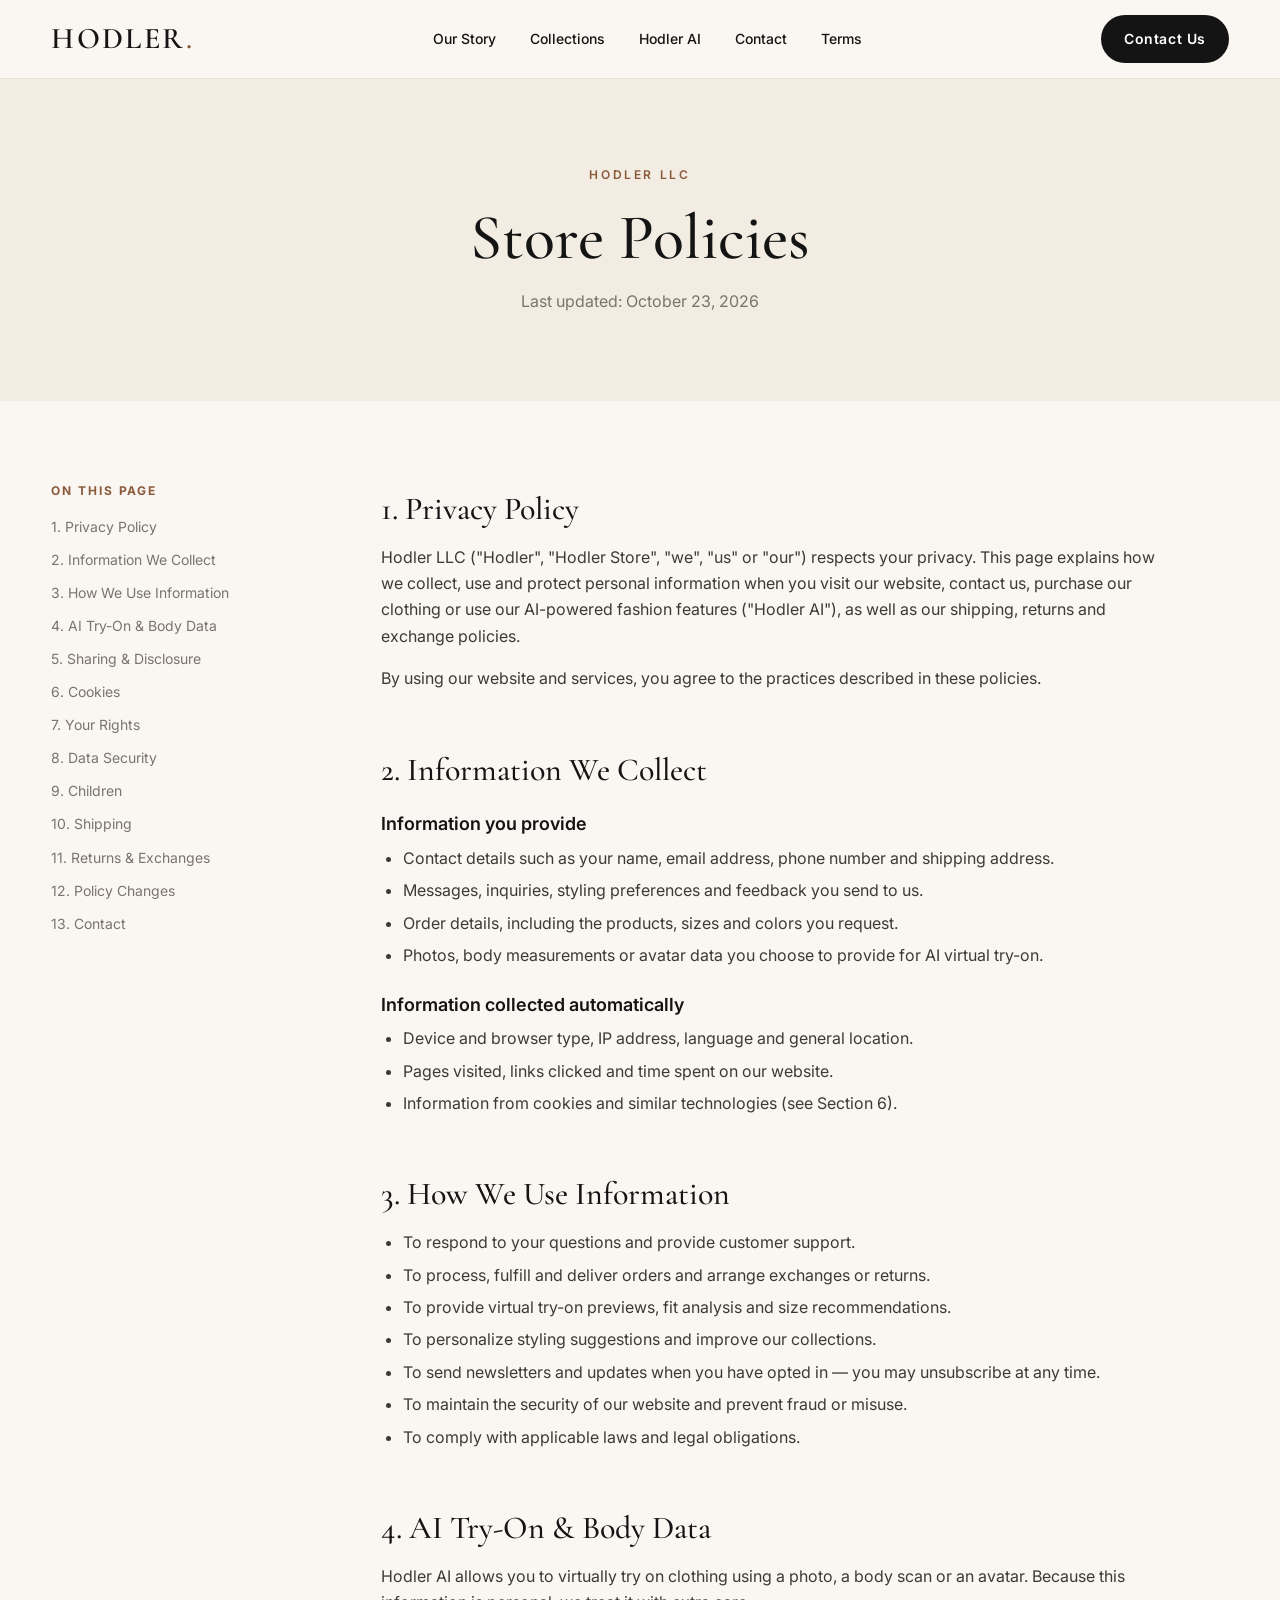
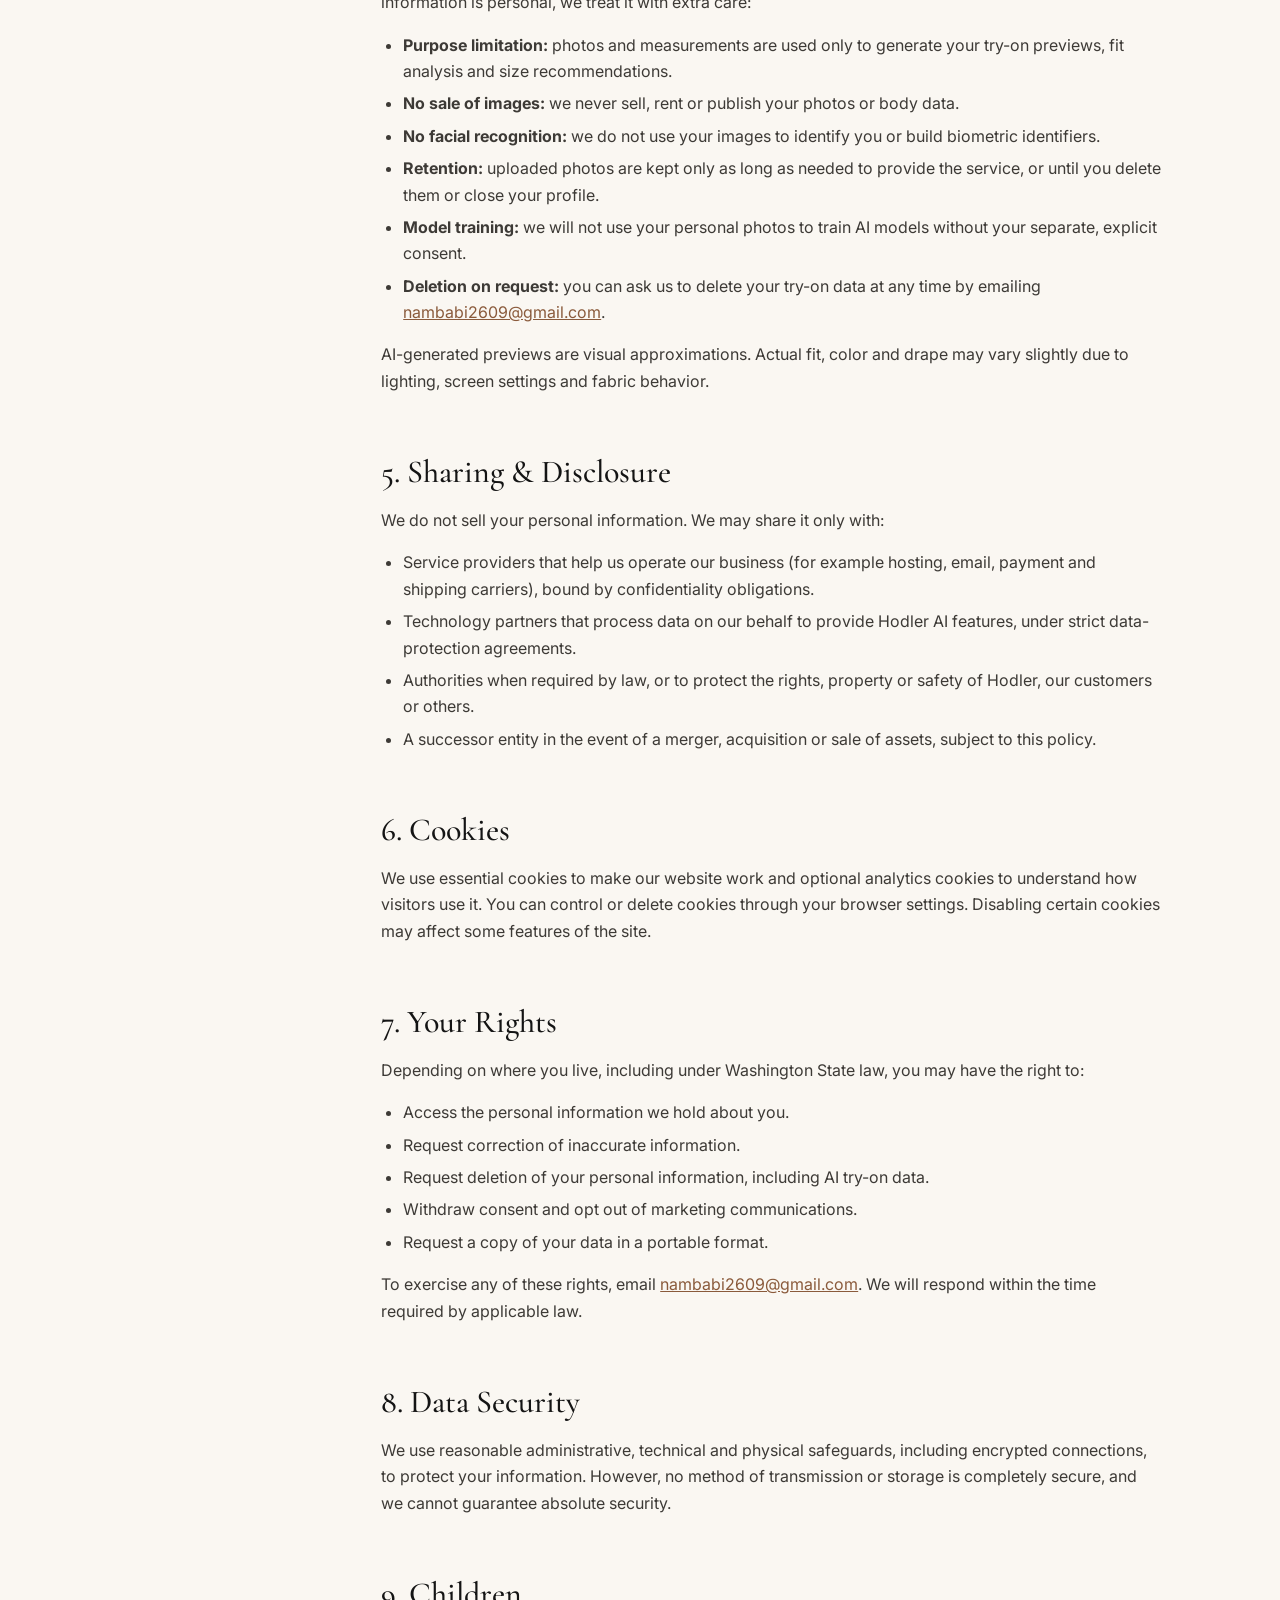
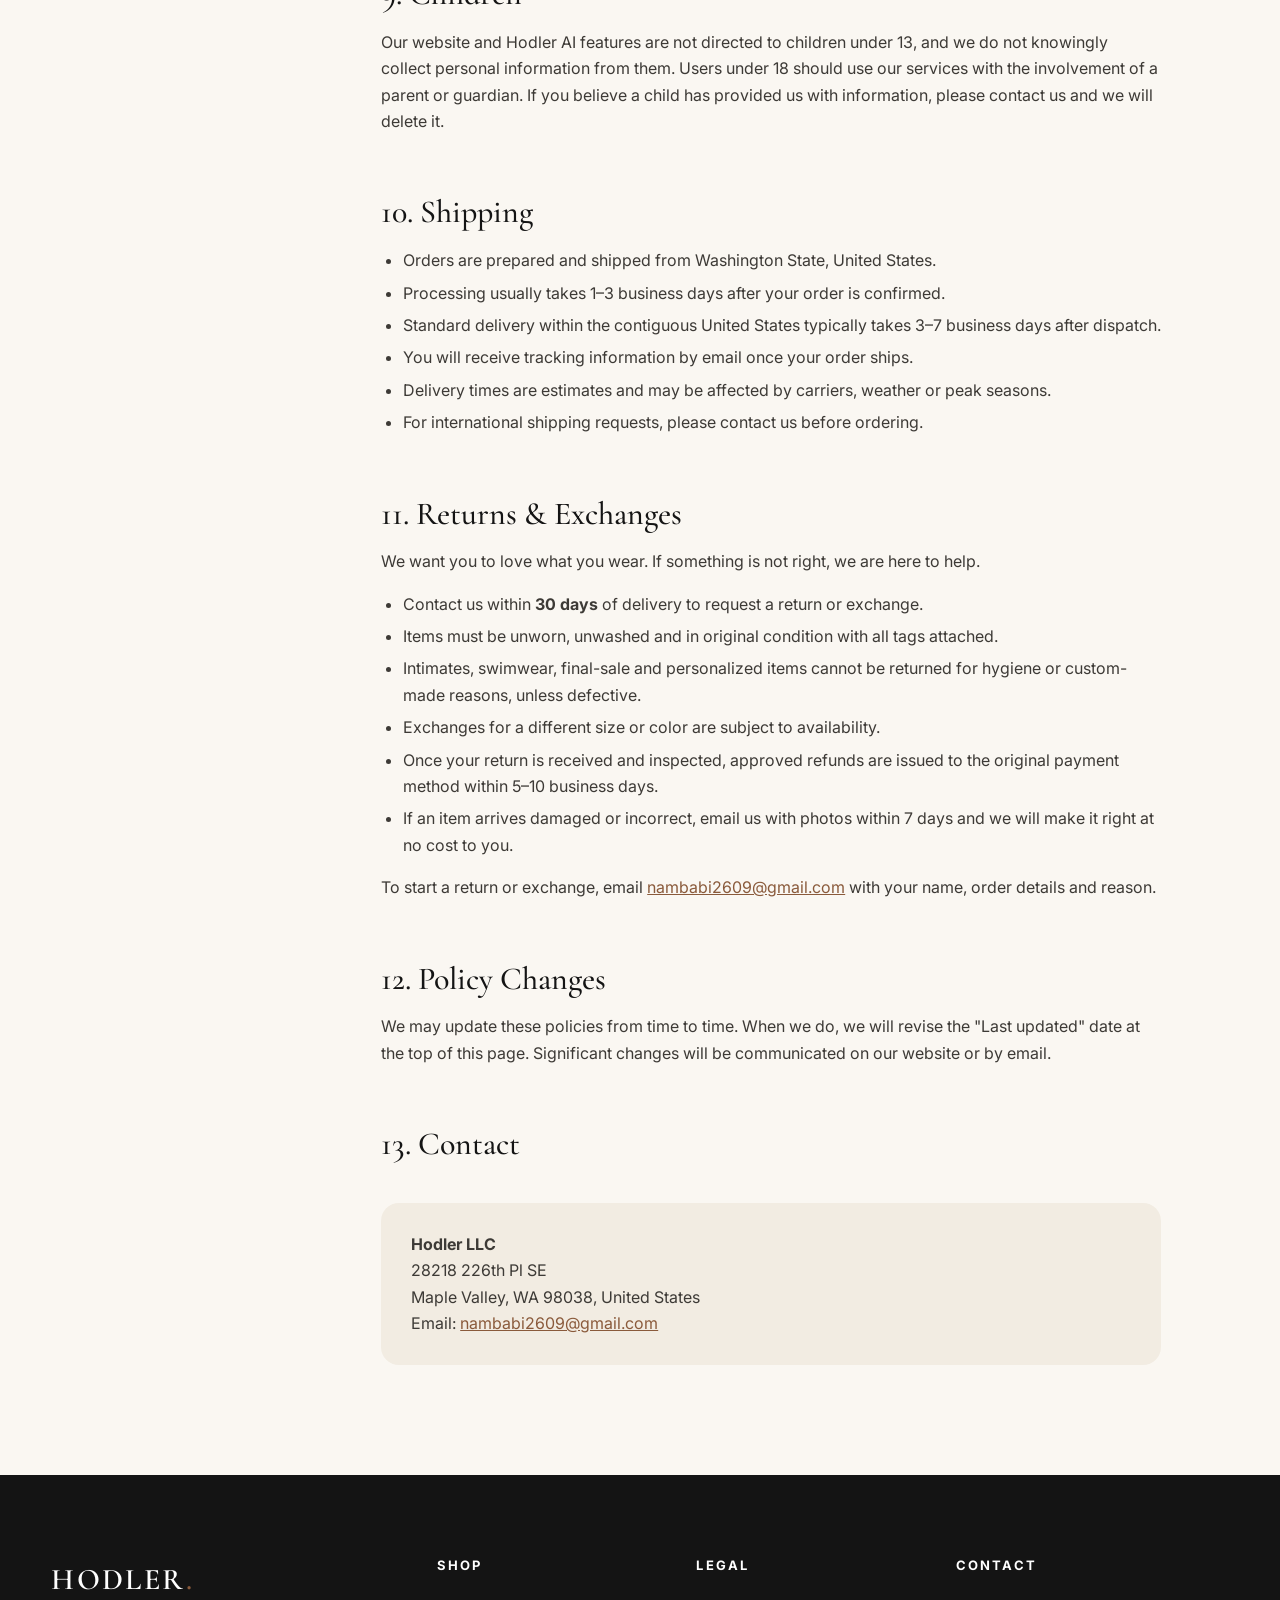
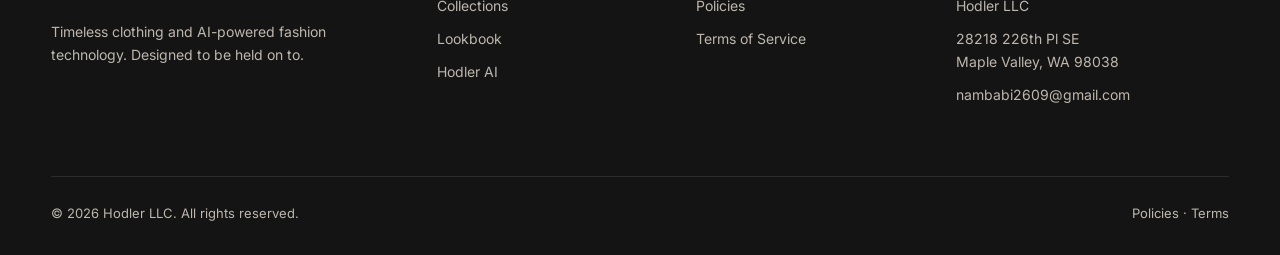
<file: polices.html>
<!DOCTYPE html>
<html lang="en">
<head>
  <meta charset="UTF-8">
  <meta name="viewport" content="width=device-width, initial-scale=1.0">
  <title>Policies — Hodler Store</title>
  <meta name="description" content="Privacy, AI try-on data, shipping, returns and exchanges policies of Hodler Store (Hodler LLC), Maple Valley, Washington.">
  <link rel="preconnect" href="https://fonts.googleapis.com">
  <link rel="preconnect" href="https://fonts.gstatic.com" crossorigin>
  <link href="https://fonts.googleapis.com/css2?family=Cormorant+Garamond:ital,wght@0,400;0,500;0,600;1,400;1,500&family=Inter:wght@300;400;500;600;700&display=swap" rel="stylesheet">
  <link rel="stylesheet" href="assets/css/style.css">
</head>
<body>

  <header class="site-header solid">
    <div class="container nav">
      <a href="index.html" class="logo">HODLER<span>.</span></a>
      <nav>
        <ul class="nav-links">
          <li><a href="index.html#about">Our Story</a></li>
          <li><a href="index.html#collections">Collections</a></li>
          <li><a href="index.html#ai">Hodler AI</a></li>
          <li><a href="index.html#contact">Contact</a></li>
          <li><a href="term.html">Terms</a></li>
        </ul>
      </nav>
      <a href="index.html#contact" class="btn btn-dark nav-cta">Contact Us</a>
      <button class="nav-toggle" aria-label="Open menu" aria-expanded="false">
        <span></span><span></span><span></span>
      </button>
    </div>
  </header>

  <main>
    <section class="legal-hero">
      <div class="container">
        <span class="eyebrow">Hodler LLC</span>
        <h1>Store Policies</h1>
        <p>Last updated: October 23, 2026</p>
      </div>
    </section>

    <section class="legal">
      <div class="container legal-layout">
        <aside class="legal-toc">
          <h5>On this page</h5>
          <ul>
            <li><a href="#privacy">1. Privacy Policy</a></li>
            <li><a href="#collect">2. Information We Collect</a></li>
            <li><a href="#use">3. How We Use Information</a></li>
            <li><a href="#ai-data">4. AI Try-On &amp; Body Data</a></li>
            <li><a href="#sharing">5. Sharing &amp; Disclosure</a></li>
            <li><a href="#cookies">6. Cookies</a></li>
            <li><a href="#rights">7. Your Rights</a></li>
            <li><a href="#security">8. Data Security</a></li>
            <li><a href="#children">9. Children</a></li>
            <li><a href="#shipping">10. Shipping</a></li>
            <li><a href="#returns">11. Returns &amp; Exchanges</a></li>
            <li><a href="#changes">12. Policy Changes</a></li>
            <li><a href="#contact">13. Contact</a></li>
          </ul>
        </aside>

        <article class="legal-body">
          <h2 id="privacy">1. Privacy Policy</h2>
          <p>
            Hodler LLC ("Hodler", "Hodler Store", "we", "us" or "our") respects your privacy. This page
            explains how we collect, use and protect personal information when you visit our website,
            contact us, purchase our clothing or use our AI-powered fashion features ("Hodler AI"),
            as well as our shipping, returns and exchange policies.
          </p>
          <p>By using our website and services, you agree to the practices described in these policies.</p>

          <h2 id="collect">2. Information We Collect</h2>
          <h3>Information you provide</h3>
          <ul>
            <li>Contact details such as your name, email address, phone number and shipping address.</li>
            <li>Messages, inquiries, styling preferences and feedback you send to us.</li>
            <li>Order details, including the products, sizes and colors you request.</li>
            <li>Photos, body measurements or avatar data you choose to provide for AI virtual try-on.</li>
          </ul>
          <h3>Information collected automatically</h3>
          <ul>
            <li>Device and browser type, IP address, language and general location.</li>
            <li>Pages visited, links clicked and time spent on our website.</li>
            <li>Information from cookies and similar technologies (see Section 6).</li>
          </ul>

          <h2 id="use">3. How We Use Information</h2>
          <ul>
            <li>To respond to your questions and provide customer support.</li>
            <li>To process, fulfill and deliver orders and arrange exchanges or returns.</li>
            <li>To provide virtual try-on previews, fit analysis and size recommendations.</li>
            <li>To personalize styling suggestions and improve our collections.</li>
            <li>To send newsletters and updates when you have opted in — you may unsubscribe at any time.</li>
            <li>To maintain the security of our website and prevent fraud or misuse.</li>
            <li>To comply with applicable laws and legal obligations.</li>
          </ul>

          <h2 id="ai-data">4. AI Try-On &amp; Body Data</h2>
          <p>
            Hodler AI allows you to virtually try on clothing using a photo, a body scan or an avatar.
            Because this information is personal, we treat it with extra care:
          </p>
          <ul>
            <li><strong>Purpose limitation:</strong> photos and measurements are used only to generate your try-on previews, fit analysis and size recommendations.</li>
            <li><strong>No sale of images:</strong> we never sell, rent or publish your photos or body data.</li>
            <li><strong>No facial recognition:</strong> we do not use your images to identify you or build biometric identifiers.</li>
            <li><strong>Retention:</strong> uploaded photos are kept only as long as needed to provide the service, or until you delete them or close your profile.</li>
            <li><strong>Model training:</strong> we will not use your personal photos to train AI models without your separate, explicit consent.</li>
            <li><strong>Deletion on request:</strong> you can ask us to delete your try-on data at any time by emailing <a href="mailto:nambabi2609@gmail.com">nambabi2609@gmail.com</a>.</li>
          </ul>
          <p>
            AI-generated previews are visual approximations. Actual fit, color and drape may vary slightly
            due to lighting, screen settings and fabric behavior.
          </p>

          <h2 id="sharing">5. Sharing &amp; Disclosure</h2>
          <p>We do not sell your personal information. We may share it only with:</p>
          <ul>
            <li>Service providers that help us operate our business (for example hosting, email, payment and shipping carriers), bound by confidentiality obligations.</li>
            <li>Technology partners that process data on our behalf to provide Hodler AI features, under strict data-protection agreements.</li>
            <li>Authorities when required by law, or to protect the rights, property or safety of Hodler, our customers or others.</li>
            <li>A successor entity in the event of a merger, acquisition or sale of assets, subject to this policy.</li>
          </ul>

          <h2 id="cookies">6. Cookies</h2>
          <p>
            We use essential cookies to make our website work and optional analytics cookies to understand
            how visitors use it. You can control or delete cookies through your browser settings. Disabling
            certain cookies may affect some features of the site.
          </p>

          <h2 id="rights">7. Your Rights</h2>
          <p>Depending on where you live, including under Washington State law, you may have the right to:</p>
          <ul>
            <li>Access the personal information we hold about you.</li>
            <li>Request correction of inaccurate information.</li>
            <li>Request deletion of your personal information, including AI try-on data.</li>
            <li>Withdraw consent and opt out of marketing communications.</li>
            <li>Request a copy of your data in a portable format.</li>
          </ul>
          <p>To exercise any of these rights, email <a href="mailto:nambabi2609@gmail.com">nambabi2609@gmail.com</a>. We will respond within the time required by applicable law.</p>

          <h2 id="security">8. Data Security</h2>
          <p>
            We use reasonable administrative, technical and physical safeguards, including encrypted
            connections, to protect your information. However, no method of transmission or storage is
            completely secure, and we cannot guarantee absolute security.
          </p>

          <h2 id="children">9. Children</h2>
          <p>
            Our website and Hodler AI features are not directed to children under 13, and we do not
            knowingly collect personal information from them. Users under 18 should use our services
            with the involvement of a parent or guardian. If you believe a child has provided us with
            information, please contact us and we will delete it.
          </p>

          <h2 id="shipping">10. Shipping</h2>
          <ul>
            <li>Orders are prepared and shipped from Washington State, United States.</li>
            <li>Processing usually takes 1–3 business days after your order is confirmed.</li>
            <li>Standard delivery within the contiguous United States typically takes 3–7 business days after dispatch.</li>
            <li>You will receive tracking information by email once your order ships.</li>
            <li>Delivery times are estimates and may be affected by carriers, weather or peak seasons.</li>
            <li>For international shipping requests, please contact us before ordering.</li>
          </ul>

          <h2 id="returns">11. Returns &amp; Exchanges</h2>
          <p>We want you to love what you wear. If something is not right, we are here to help.</p>
          <ul>
            <li>Contact us within <strong>30 days</strong> of delivery to request a return or exchange.</li>
            <li>Items must be unworn, unwashed and in original condition with all tags attached.</li>
            <li>Intimates, swimwear, final-sale and personalized items cannot be returned for hygiene or custom-made reasons, unless defective.</li>
            <li>Exchanges for a different size or color are subject to availability.</li>
            <li>Once your return is received and inspected, approved refunds are issued to the original payment method within 5–10 business days.</li>
            <li>If an item arrives damaged or incorrect, email us with photos within 7 days and we will make it right at no cost to you.</li>
          </ul>
          <p>To start a return or exchange, email <a href="mailto:nambabi2609@gmail.com">nambabi2609@gmail.com</a> with your name, order details and reason.</p>

          <h2 id="changes">12. Policy Changes</h2>
          <p>
            We may update these policies from time to time. When we do, we will revise the "Last updated"
            date at the top of this page. Significant changes will be communicated on our website or by email.
          </p>

          <h2 id="contact">13. Contact</h2>
          <div class="legal-box">
            <p>
              <strong>Hodler LLC</strong><br>
              28218 226th Pl SE<br>
              Maple Valley, WA 98038, United States<br>
              Email: <a href="mailto:nambabi2609@gmail.com">nambabi2609@gmail.com</a>
            </p>
          </div>
        </article>
      </div>
    </section>
  </main>

  <footer class="site-footer">
    <div class="container">
      <div class="footer-grid">
        <div>
          <a href="index.html" class="logo">HODLER<span>.</span></a>
          <p>Timeless clothing and AI-powered fashion technology. Designed to be held on to.</p>
        </div>
        <div>
          <h5>Shop</h5>
          <ul>
            <li><a href="index.html#collections">Collections</a></li>
            <li><a href="index.html#lookbook">Lookbook</a></li>
            <li><a href="index.html#ai">Hodler AI</a></li>
          </ul>
        </div>
        <div>
          <h5>Legal</h5>
          <ul>
            <li><a href="polices.html">Policies</a></li>
            <li><a href="term.html">Terms of Service</a></li>
          </ul>
        </div>
        <div>
          <h5>Contact</h5>
          <ul>
            <li>Hodler LLC</li>
            <li>28218 226th Pl SE<br>Maple Valley, WA 98038</li>
            <li><a href="mailto:nambabi2609@gmail.com">nambabi2609@gmail.com</a></li>
          </ul>
        </div>
      </div>
      <div class="footer-bottom">
        <span>© <span data-year>2026</span> Hodler LLC. All rights reserved.</span>
        <span><a href="polices.html">Policies</a> · <a href="term.html">Terms</a></span>
      </div>
    </div>
  </footer>

  <script src="assets/js/main.js"></script>
</body>
</html>
</file>
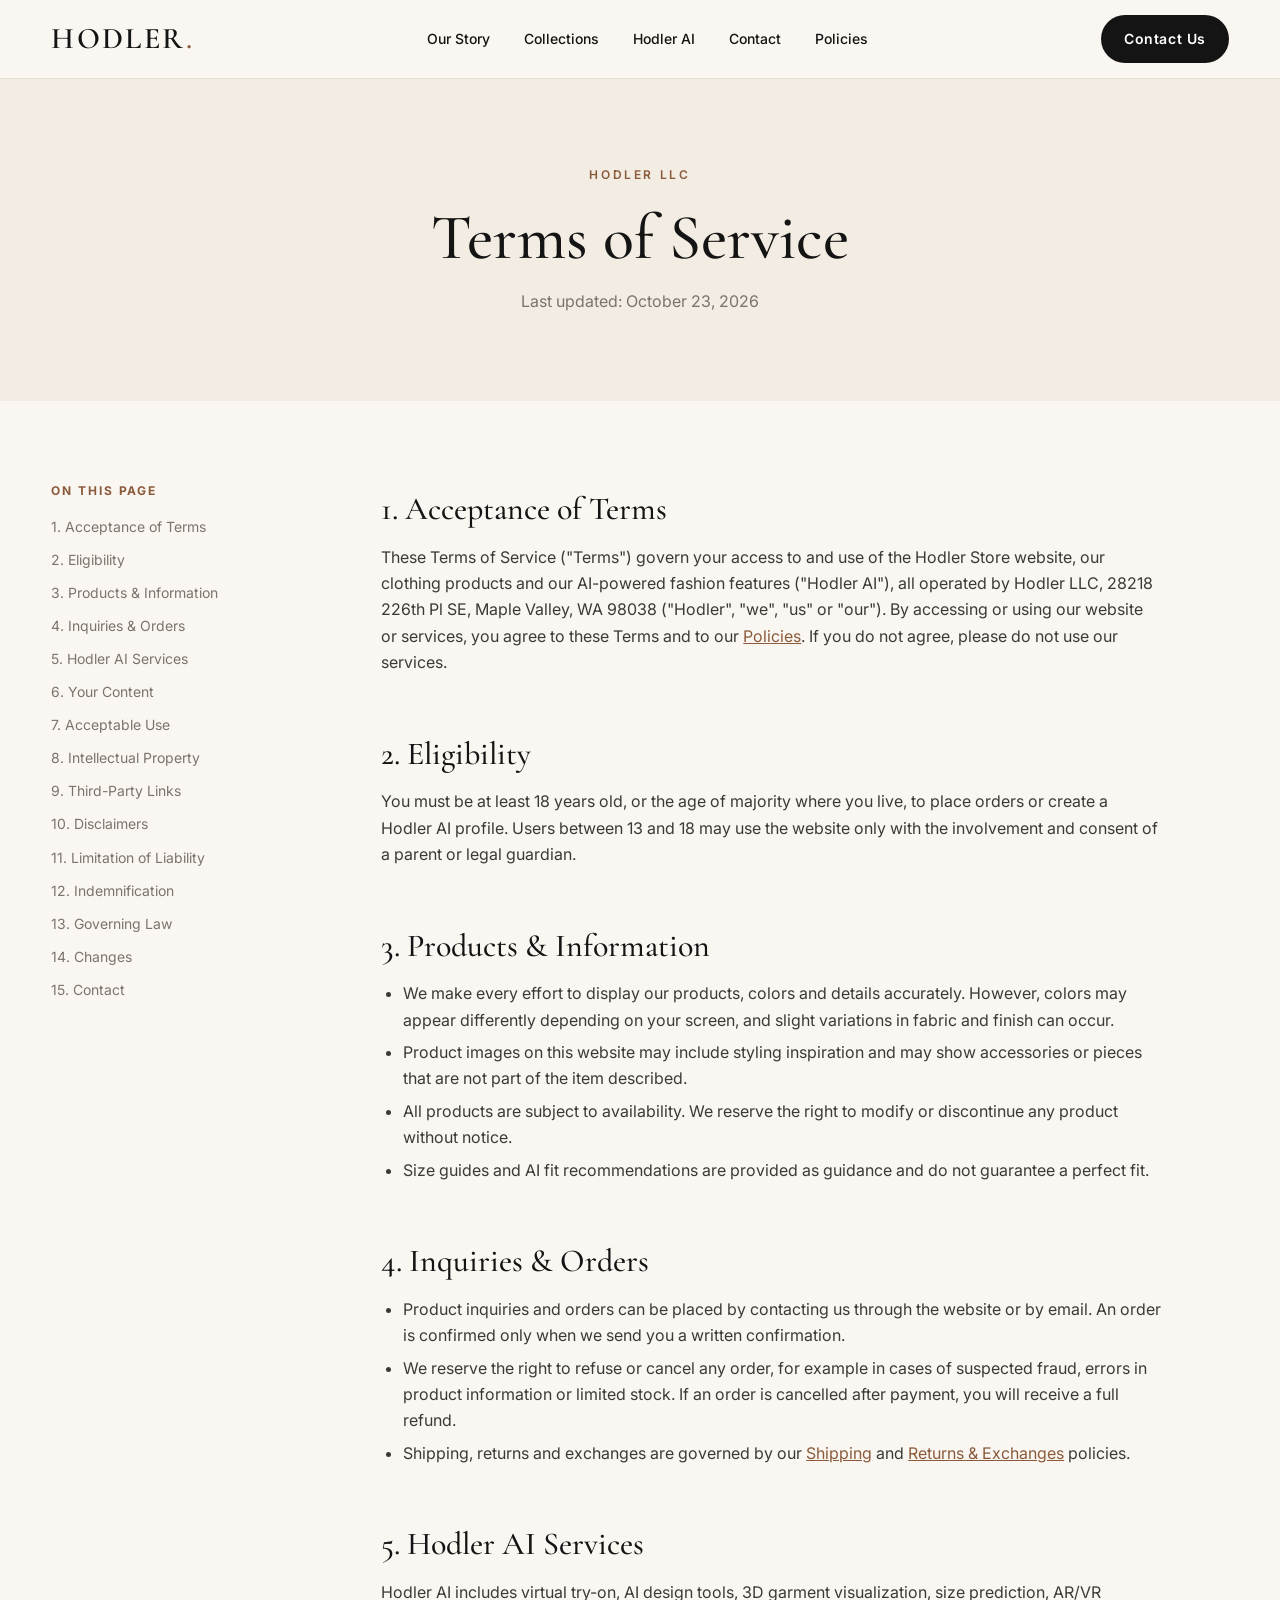
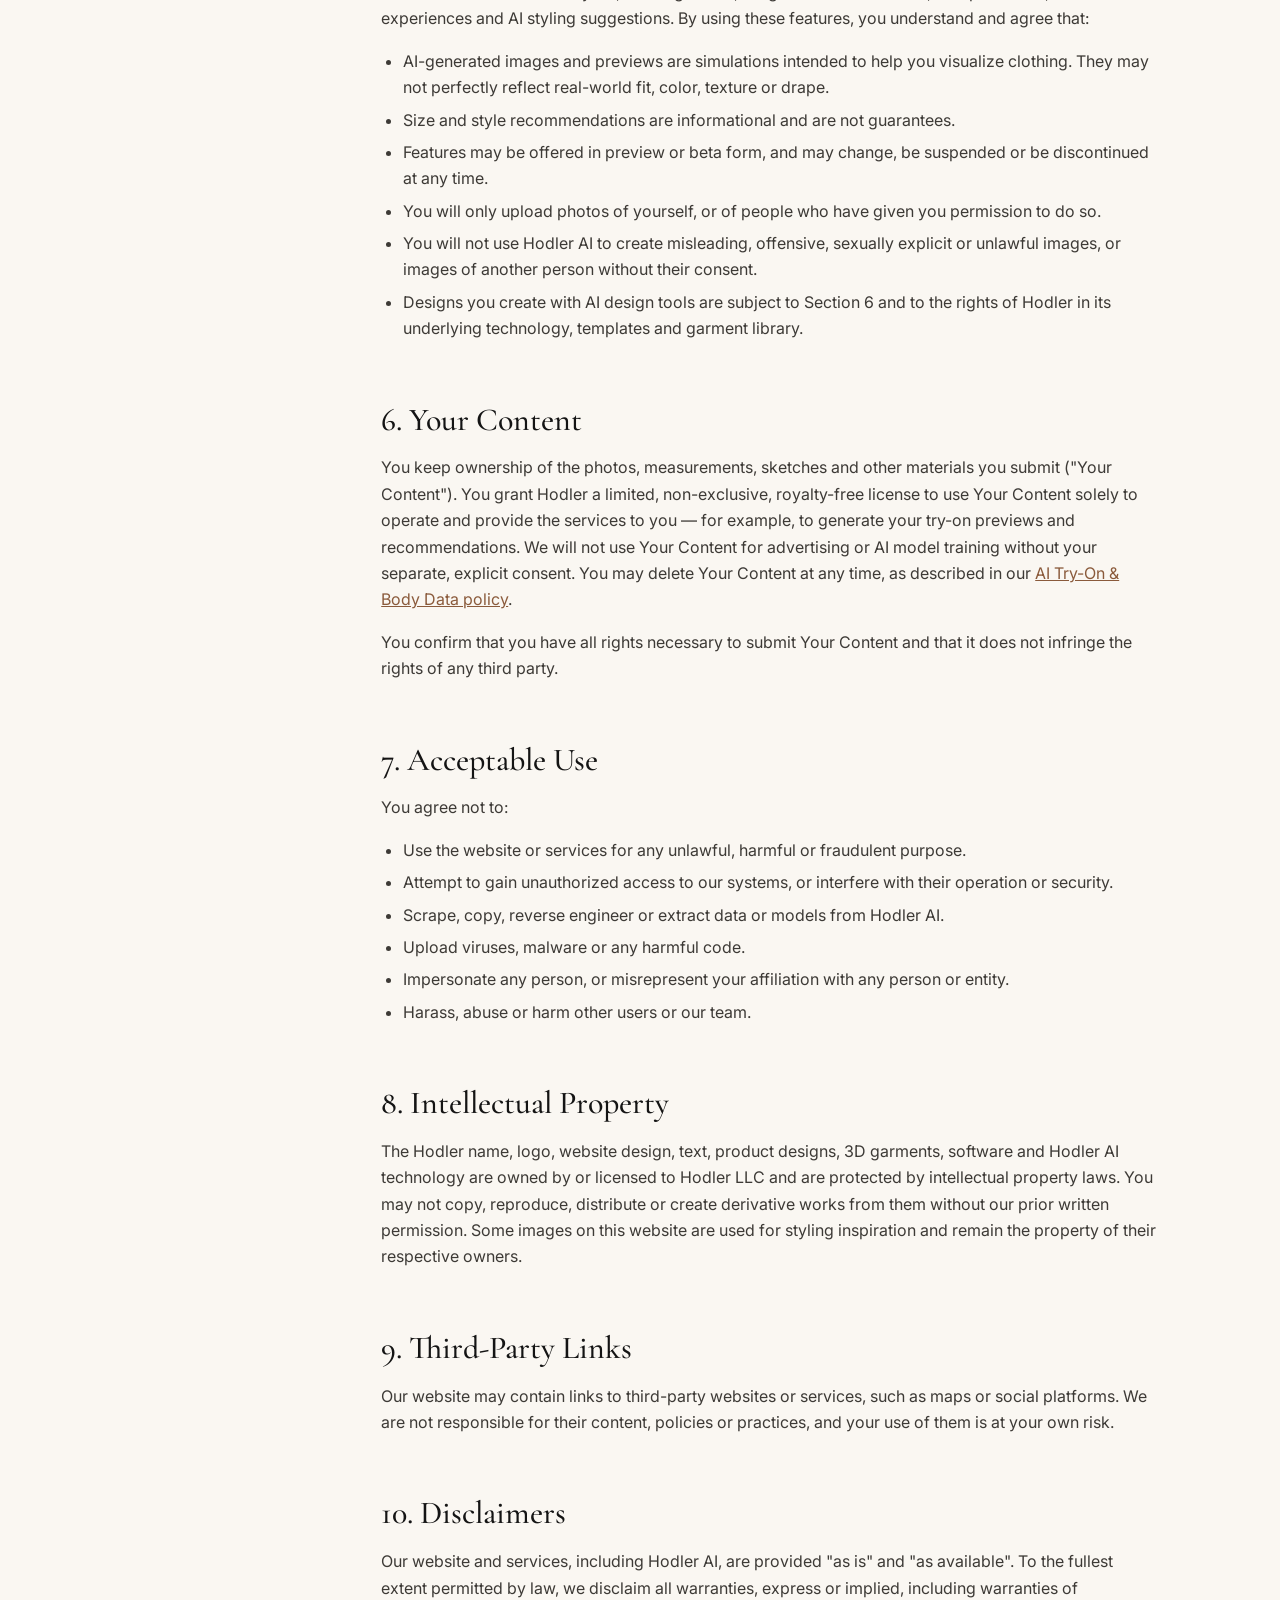
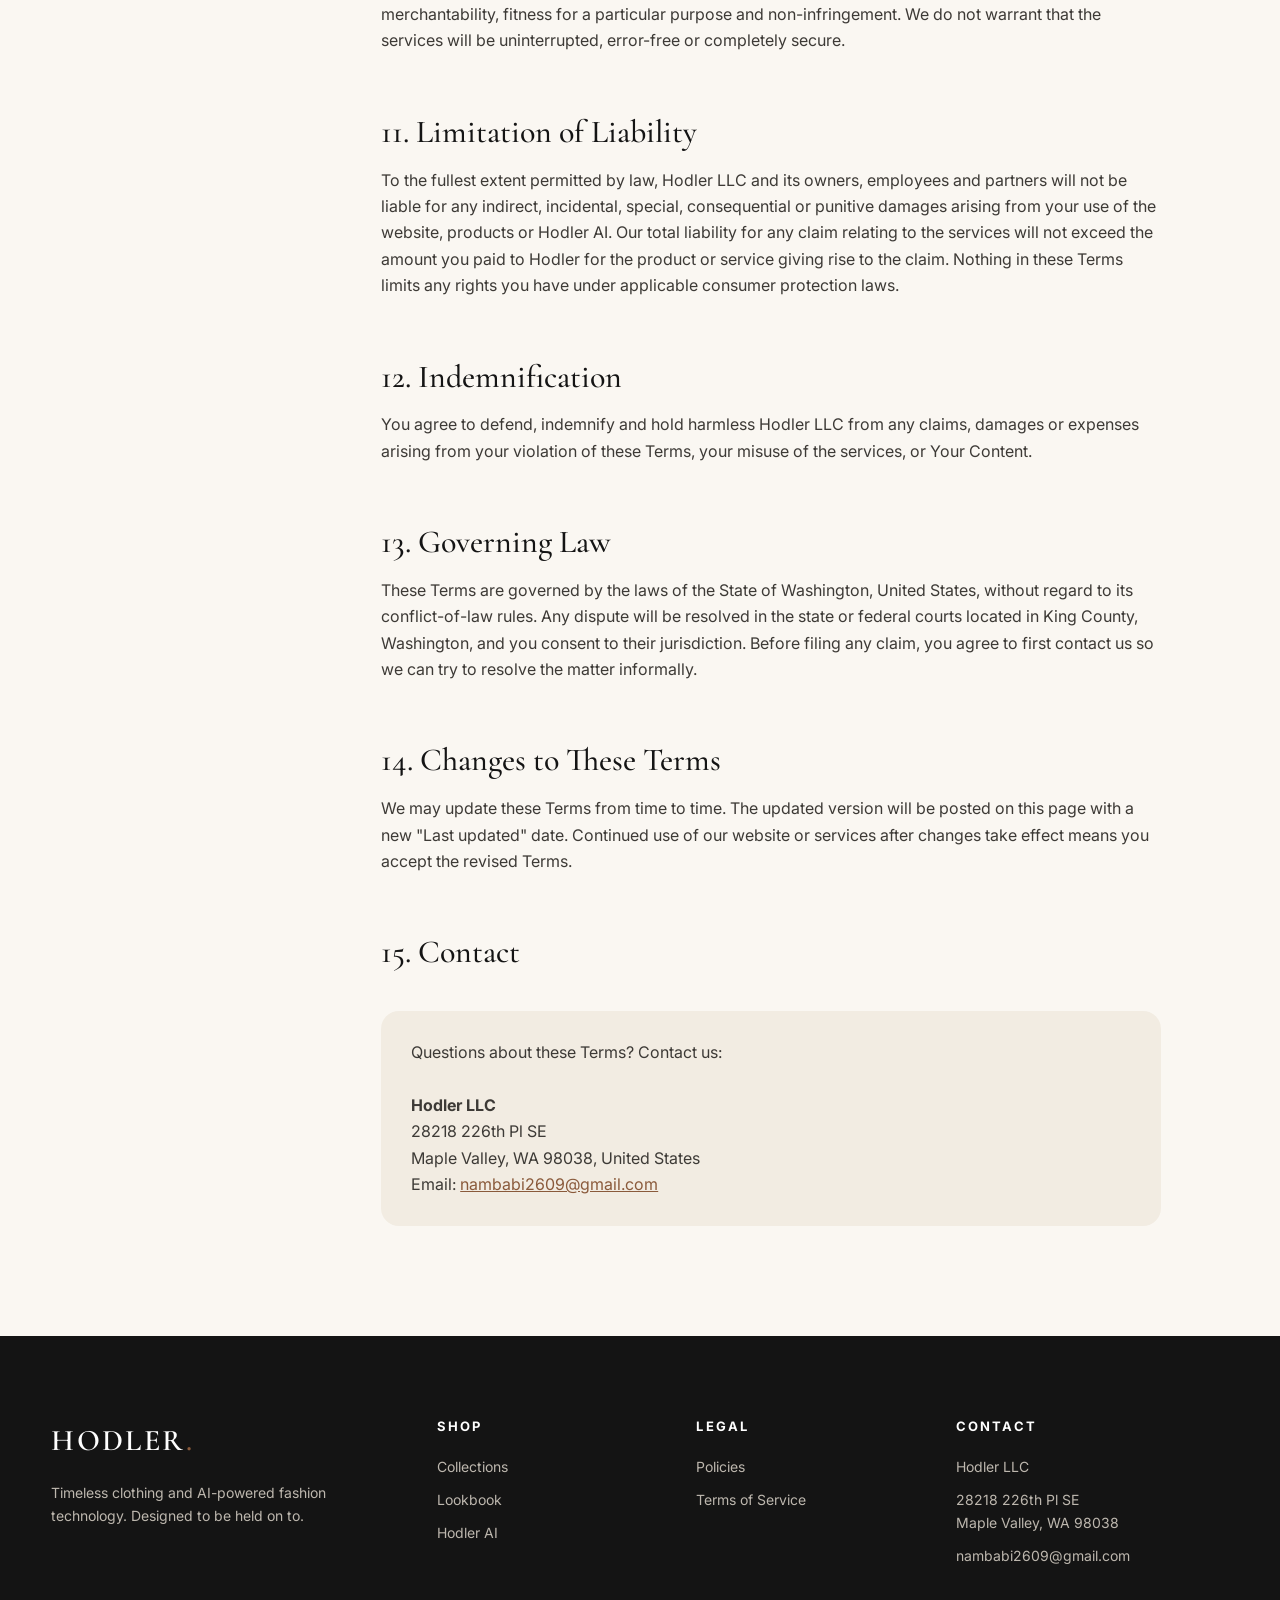
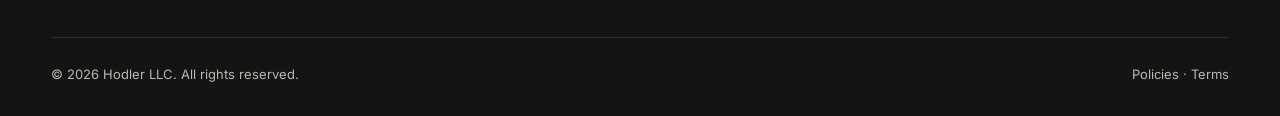
<file: term.html>
<!DOCTYPE html>
<html lang="en">
<head>
  <meta charset="UTF-8">
  <meta name="viewport" content="width=device-width, initial-scale=1.0">
  <title>Terms of Service — Hodler Store</title>
  <meta name="description" content="Terms of Service for the Hodler Store website, products and Hodler AI virtual try-on features, operated by Hodler LLC, Maple Valley, Washington.">
  <link rel="preconnect" href="https://fonts.googleapis.com">
  <link rel="preconnect" href="https://fonts.gstatic.com" crossorigin>
  <link href="https://fonts.googleapis.com/css2?family=Cormorant+Garamond:ital,wght@0,400;0,500;0,600;1,400;1,500&family=Inter:wght@300;400;500;600;700&display=swap" rel="stylesheet">
  <link rel="stylesheet" href="assets/css/style.css">
</head>
<body>

  <header class="site-header solid">
    <div class="container nav">
      <a href="index.html" class="logo">HODLER<span>.</span></a>
      <nav>
        <ul class="nav-links">
          <li><a href="index.html#about">Our Story</a></li>
          <li><a href="index.html#collections">Collections</a></li>
          <li><a href="index.html#ai">Hodler AI</a></li>
          <li><a href="index.html#contact">Contact</a></li>
          <li><a href="polices.html">Policies</a></li>
        </ul>
      </nav>
      <a href="index.html#contact" class="btn btn-dark nav-cta">Contact Us</a>
      <button class="nav-toggle" aria-label="Open menu" aria-expanded="false">
        <span></span><span></span><span></span>
      </button>
    </div>
  </header>

  <main>
    <section class="legal-hero">
      <div class="container">
        <span class="eyebrow">Hodler LLC</span>
        <h1>Terms of Service</h1>
        <p>Last updated: October 23, 2026</p>
      </div>
    </section>

    <section class="legal">
      <div class="container legal-layout">
        <aside class="legal-toc">
          <h5>On this page</h5>
          <ul>
            <li><a href="#acceptance">1. Acceptance of Terms</a></li>
            <li><a href="#eligibility">2. Eligibility</a></li>
            <li><a href="#products">3. Products &amp; Information</a></li>
            <li><a href="#orders">4. Inquiries &amp; Orders</a></li>
            <li><a href="#ai">5. Hodler AI Services</a></li>
            <li><a href="#content">6. Your Content</a></li>
            <li><a href="#conduct">7. Acceptable Use</a></li>
            <li><a href="#ip">8. Intellectual Property</a></li>
            <li><a href="#third">9. Third-Party Links</a></li>
            <li><a href="#disclaimer">10. Disclaimers</a></li>
            <li><a href="#liability">11. Limitation of Liability</a></li>
            <li><a href="#indemnity">12. Indemnification</a></li>
            <li><a href="#law">13. Governing Law</a></li>
            <li><a href="#changes">14. Changes</a></li>
            <li><a href="#contact">15. Contact</a></li>
          </ul>
        </aside>

        <article class="legal-body">
          <h2 id="acceptance">1. Acceptance of Terms</h2>
          <p>
            These Terms of Service ("Terms") govern your access to and use of the Hodler Store website,
            our clothing products and our AI-powered fashion features ("Hodler AI"), all operated by
            Hodler LLC, 28218 226th Pl SE, Maple Valley, WA 98038 ("Hodler", "we", "us" or "our").
            By accessing or using our website or services, you agree to these Terms and to our
            <a href="polices.html">Policies</a>. If you do not agree, please do not use our services.
          </p>

          <h2 id="eligibility">2. Eligibility</h2>
          <p>
            You must be at least 18 years old, or the age of majority where you live, to place orders or
            create a Hodler AI profile. Users between 13 and 18 may use the website only with the
            involvement and consent of a parent or legal guardian.
          </p>

          <h2 id="products">3. Products &amp; Information</h2>
          <ul>
            <li>We make every effort to display our products, colors and details accurately. However, colors may appear differently depending on your screen, and slight variations in fabric and finish can occur.</li>
            <li>Product images on this website may include styling inspiration and may show accessories or pieces that are not part of the item described.</li>
            <li>All products are subject to availability. We reserve the right to modify or discontinue any product without notice.</li>
            <li>Size guides and AI fit recommendations are provided as guidance and do not guarantee a perfect fit.</li>
          </ul>

          <h2 id="orders">4. Inquiries &amp; Orders</h2>
          <ul>
            <li>Product inquiries and orders can be placed by contacting us through the website or by email. An order is confirmed only when we send you a written confirmation.</li>
            <li>We reserve the right to refuse or cancel any order, for example in cases of suspected fraud, errors in product information or limited stock. If an order is cancelled after payment, you will receive a full refund.</li>
            <li>Shipping, returns and exchanges are governed by our <a href="polices.html#shipping">Shipping</a> and <a href="polices.html#returns">Returns &amp; Exchanges</a> policies.</li>
          </ul>

          <h2 id="ai">5. Hodler AI Services</h2>
          <p>
            Hodler AI includes virtual try-on, AI design tools, 3D garment visualization, size prediction,
            AR/VR experiences and AI styling suggestions. By using these features, you understand and agree that:
          </p>
          <ul>
            <li>AI-generated images and previews are simulations intended to help you visualize clothing. They may not perfectly reflect real-world fit, color, texture or drape.</li>
            <li>Size and style recommendations are informational and are not guarantees.</li>
            <li>Features may be offered in preview or beta form, and may change, be suspended or be discontinued at any time.</li>
            <li>You will only upload photos of yourself, or of people who have given you permission to do so.</li>
            <li>You will not use Hodler AI to create misleading, offensive, sexually explicit or unlawful images, or images of another person without their consent.</li>
            <li>Designs you create with AI design tools are subject to Section 6 and to the rights of Hodler in its underlying technology, templates and garment library.</li>
          </ul>

          <h2 id="content">6. Your Content</h2>
          <p>
            You keep ownership of the photos, measurements, sketches and other materials you submit
            ("Your Content"). You grant Hodler a limited, non-exclusive, royalty-free license to use Your
            Content solely to operate and provide the services to you — for example, to generate your
            try-on previews and recommendations. We will not use Your Content for advertising or AI model
            training without your separate, explicit consent. You may delete Your Content at any time, as
            described in our <a href="polices.html#ai-data">AI Try-On &amp; Body Data policy</a>.
          </p>
          <p>You confirm that you have all rights necessary to submit Your Content and that it does not infringe the rights of any third party.</p>

          <h2 id="conduct">7. Acceptable Use</h2>
          <p>You agree not to:</p>
          <ul>
            <li>Use the website or services for any unlawful, harmful or fraudulent purpose.</li>
            <li>Attempt to gain unauthorized access to our systems, or interfere with their operation or security.</li>
            <li>Scrape, copy, reverse engineer or extract data or models from Hodler AI.</li>
            <li>Upload viruses, malware or any harmful code.</li>
            <li>Impersonate any person, or misrepresent your affiliation with any person or entity.</li>
            <li>Harass, abuse or harm other users or our team.</li>
          </ul>

          <h2 id="ip">8. Intellectual Property</h2>
          <p>
            The Hodler name, logo, website design, text, product designs, 3D garments, software and
            Hodler AI technology are owned by or licensed to Hodler LLC and are protected by intellectual
            property laws. You may not copy, reproduce, distribute or create derivative works from them
            without our prior written permission. Some images on this website are used for styling
            inspiration and remain the property of their respective owners.
          </p>

          <h2 id="third">9. Third-Party Links</h2>
          <p>
            Our website may contain links to third-party websites or services, such as maps or social
            platforms. We are not responsible for their content, policies or practices, and your use of
            them is at your own risk.
          </p>

          <h2 id="disclaimer">10. Disclaimers</h2>
          <p>
            Our website and services, including Hodler AI, are provided "as is" and "as available". To the
            fullest extent permitted by law, we disclaim all warranties, express or implied, including
            warranties of merchantability, fitness for a particular purpose and non-infringement. We do not
            warrant that the services will be uninterrupted, error-free or completely secure.
          </p>

          <h2 id="liability">11. Limitation of Liability</h2>
          <p>
            To the fullest extent permitted by law, Hodler LLC and its owners, employees and partners will
            not be liable for any indirect, incidental, special, consequential or punitive damages arising
            from your use of the website, products or Hodler AI. Our total liability for any claim relating
            to the services will not exceed the amount you paid to Hodler for the product or service giving
            rise to the claim. Nothing in these Terms limits any rights you have under applicable consumer
            protection laws.
          </p>

          <h2 id="indemnity">12. Indemnification</h2>
          <p>
            You agree to defend, indemnify and hold harmless Hodler LLC from any claims, damages or expenses
            arising from your violation of these Terms, your misuse of the services, or Your Content.
          </p>

          <h2 id="law">13. Governing Law</h2>
          <p>
            These Terms are governed by the laws of the State of Washington, United States, without regard
            to its conflict-of-law rules. Any dispute will be resolved in the state or federal courts located
            in King County, Washington, and you consent to their jurisdiction. Before filing any claim, you
            agree to first contact us so we can try to resolve the matter informally.
          </p>

          <h2 id="changes">14. Changes to These Terms</h2>
          <p>
            We may update these Terms from time to time. The updated version will be posted on this page with
            a new "Last updated" date. Continued use of our website or services after changes take effect
            means you accept the revised Terms.
          </p>

          <h2 id="contact">15. Contact</h2>
          <div class="legal-box">
            <p>
              Questions about these Terms? Contact us:<br><br>
              <strong>Hodler LLC</strong><br>
              28218 226th Pl SE<br>
              Maple Valley, WA 98038, United States<br>
              Email: <a href="mailto:nambabi2609@gmail.com">nambabi2609@gmail.com</a>
            </p>
          </div>
        </article>
      </div>
    </section>
  </main>

  <footer class="site-footer">
    <div class="container">
      <div class="footer-grid">
        <div>
          <a href="index.html" class="logo">HODLER<span>.</span></a>
          <p>Timeless clothing and AI-powered fashion technology. Designed to be held on to.</p>
        </div>
        <div>
          <h5>Shop</h5>
          <ul>
            <li><a href="index.html#collections">Collections</a></li>
            <li><a href="index.html#lookbook">Lookbook</a></li>
            <li><a href="index.html#ai">Hodler AI</a></li>
          </ul>
        </div>
        <div>
          <h5>Legal</h5>
          <ul>
            <li><a href="polices.html">Policies</a></li>
            <li><a href="term.html">Terms of Service</a></li>
          </ul>
        </div>
        <div>
          <h5>Contact</h5>
          <ul>
            <li>Hodler LLC</li>
            <li>28218 226th Pl SE<br>Maple Valley, WA 98038</li>
            <li><a href="mailto:nambabi2609@gmail.com">nambabi2609@gmail.com</a></li>
          </ul>
        </div>
      </div>
      <div class="footer-bottom">
        <span>© <span data-year>2026</span> Hodler LLC. All rights reserved.</span>
        <span><a href="polices.html">Policies</a> · <a href="term.html">Terms</a></span>
      </div>
    </div>
  </footer>

  <script src="assets/js/main.js"></script>
</body>
</html>
</file>
<file: assets/css/style.css>
/* ==========================================================================
   Hodler Store — shared stylesheet
   ========================================================================== */

:root {
  --ink: #141414;
  --ink-soft: #3d3a36;
  --muted: #7a746c;
  --line: #e6e0d7;
  --paper: #faf7f2;
  --cream: #f2ece2;
  --sand: #d9cbb5;
  --accent: #8a5a3b;
  --accent-dark: #6b4329;
  --ai: #6c5ce7;
  --ai-2: #00c2d1;
  --night: #0e0d14;
  --night-2: #17152a;
  --radius: 18px;
  --shadow: 0 20px 50px -25px rgba(20, 20, 20, .35);
  --serif: "Cormorant Garamond", Georgia, serif;
  --sans: "Inter", -apple-system, BlinkMacSystemFont, "Segoe UI", Roboto, sans-serif;
  --container: 1200px;
}

*, *::before, *::after { box-sizing: border-box; }

html { scroll-behavior: smooth; }

body {
  margin: 0;
  font-family: var(--sans);
  font-size: 16px;
  line-height: 1.65;
  color: var(--ink);
  background: var(--paper);
  -webkit-font-smoothing: antialiased;
}

img { max-width: 100%; display: block; }
a { color: inherit; text-decoration: none; }
ul { margin: 0; padding: 0; list-style: none; }
h1, h2, h3, h4 { margin: 0; line-height: 1.15; font-weight: 500; }
p { margin: 0 0 1em; }

.container { width: min(var(--container), 92%); margin: 0 auto; }

.eyebrow {
  display: inline-block;
  font-size: 12px;
  font-weight: 600;
  letter-spacing: .22em;
  text-transform: uppercase;
  color: var(--accent);
  margin-bottom: 16px;
}

.section { padding: 110px 0; }
.section-head { max-width: 720px; margin-bottom: 56px; }
.section-head.center { margin-left: auto; margin-right: auto; text-align: center; }
.section-title { font-family: var(--serif); font-size: clamp(36px, 4.6vw, 58px); }
.section-title em { font-style: italic; color: var(--accent); }
.section-lead { color: var(--muted); font-size: 17px; margin-top: 18px; }

/* Buttons ---------------------------------------------------------------- */
.btn {
  display: inline-flex;
  align-items: center;
  gap: 10px;
  padding: 15px 30px;
  border-radius: 999px;
  font-size: 14px;
  font-weight: 600;
  letter-spacing: .04em;
  border: 1px solid transparent;
  cursor: pointer;
  transition: all .25s ease;
}
.btn-dark { background: var(--ink); color: #fff; }
.btn-dark:hover { background: var(--accent); }
.btn-light { background: #fff; color: var(--ink); }
.btn-light:hover { background: var(--cream); }
.btn-outline { border-color: currentColor; color: inherit; background: transparent; }
.btn-outline:hover { background: var(--ink); color: #fff; border-color: var(--ink); }
.btn-ai { background: linear-gradient(120deg, var(--ai), var(--ai-2)); color: #fff; }
.btn-ai:hover { filter: brightness(1.1); transform: translateY(-2px); }

/* Header ----------------------------------------------------------------- */
.site-header {
  position: fixed;
  inset: 0 0 auto 0;
  z-index: 50;
  transition: background .3s ease, box-shadow .3s ease;
}
.site-header.scrolled,
.site-header.solid {
  background: rgba(250, 247, 242, .94);
  backdrop-filter: blur(10px);
  box-shadow: 0 1px 0 var(--line);
}
.nav {
  display: flex;
  align-items: center;
  justify-content: space-between;
  height: 78px;
}
.logo {
  font-family: var(--serif);
  font-size: 30px;
  font-weight: 600;
  letter-spacing: .08em;
}
.logo span { color: var(--accent); }
.nav-links { display: flex; gap: 34px; font-size: 14px; font-weight: 500; }
.nav-links a { position: relative; padding: 4px 0; }
.nav-links a::after {
  content: "";
  position: absolute;
  left: 0; bottom: -2px;
  width: 0; height: 1px;
  background: currentColor;
  transition: width .25s ease;
}
.nav-links a:hover::after { width: 100%; }
.nav-cta { padding: 11px 22px; }
.nav-toggle {
  display: none;
  background: none;
  border: 0;
  width: 40px; height: 40px;
  cursor: pointer;
}
.nav-toggle span {
  display: block;
  width: 24px; height: 2px;
  margin: 5px auto;
  background: var(--ink);
  transition: .3s;
}

/* Hero ------------------------------------------------------------------- */
.hero {
  min-height: 100vh;
  padding: 140px 0 80px;
  display: flex;
  align-items: center;
  background:
    radial-gradient(circle at 85% 20%, rgba(217, 203, 181, .55), transparent 45%),
    var(--paper);
  overflow: hidden;
}
.hero-grid {
  display: grid;
  grid-template-columns: 1.05fr 1fr;
  gap: 60px;
  align-items: center;
}
.hero h1 {
  font-family: var(--serif);
  font-size: clamp(48px, 6.6vw, 92px);
  line-height: 1.02;
  letter-spacing: -.01em;
}
.hero h1 em { font-style: italic; color: var(--accent); }
.hero p.lead { font-size: 18px; color: var(--ink-soft); max-width: 520px; margin: 26px 0 36px; }
.hero-actions { display: flex; flex-wrap: wrap; gap: 14px; }
.hero-tags { display: flex; flex-wrap: wrap; gap: 26px; margin-top: 48px; font-size: 13px; color: var(--muted); }
.hero-tags li { display: flex; align-items: center; gap: 8px; }
.hero-tags li::before { content: ""; width: 6px; height: 6px; border-radius: 50%; background: var(--accent); }

.hero-visual { position: relative; height: 620px; }
.hero-visual figure { margin: 0; position: absolute; border-radius: var(--radius); overflow: hidden; box-shadow: var(--shadow); }
.hero-visual img { width: 100%; height: 100%; object-fit: cover; }
.hero-visual .hv-1 { width: 58%; height: 82%; right: 0; top: 0; }
.hero-visual .hv-2 { width: 44%; height: 54%; left: 0; bottom: 0; border: 8px solid var(--paper); }
.hero-badge {
  position: absolute;
  left: 6%; top: 10%;
  background: #fff;
  padding: 16px 20px;
  border-radius: 14px;
  box-shadow: var(--shadow);
  font-size: 13px;
  max-width: 220px;
  z-index: 2;
}
.hero-badge strong { display: block; font-size: 14px; margin-bottom: 2px; }
.hero-badge .dot { display: inline-block; width: 8px; height: 8px; border-radius: 50%; background: linear-gradient(120deg, var(--ai), var(--ai-2)); margin-right: 6px; }

/* Marquee ---------------------------------------------------------------- */
.marquee { background: var(--ink); color: var(--cream); padding: 20px 0; overflow: hidden; }
.marquee-track { display: flex; gap: 60px; width: max-content; animation: scroll 38s linear infinite; }
.marquee-track span { font-family: var(--serif); font-size: 26px; font-style: italic; white-space: nowrap; }
.marquee-track span::after { content: "✦"; margin-left: 60px; font-style: normal; font-size: 16px; color: var(--sand); }
@keyframes scroll { to { transform: translateX(-50%); } }

/* About ------------------------------------------------------------------ */
.about-grid { display: grid; grid-template-columns: 1fr 1fr; gap: 80px; align-items: center; }
.about-images { display: grid; grid-template-columns: 1fr 1fr; gap: 18px; }
.about-images img { border-radius: var(--radius); height: 100%; object-fit: cover; }
.about-images .tall { grid-row: span 2; height: 560px; }
.about-images .short { height: 271px; }
.about-text p { color: var(--ink-soft); }
.values { display: grid; grid-template-columns: 1fr 1fr; gap: 26px; margin-top: 36px; }
.value h4 { font-family: var(--serif); font-size: 22px; margin-bottom: 6px; }
.value p { font-size: 14px; color: var(--muted); margin: 0; }

/* Collections ------------------------------------------------------------ */
.collections { background: var(--cream); }
.filter-bar { display: flex; flex-wrap: wrap; gap: 10px; justify-content: center; margin-bottom: 46px; }
.filter-bar button {
  border: 1px solid var(--sand);
  background: transparent;
  padding: 10px 22px;
  border-radius: 999px;
  font: inherit;
  font-size: 14px;
  cursor: pointer;
  transition: .2s;
}
.filter-bar button.active,
.filter-bar button:hover { background: var(--ink); border-color: var(--ink); color: #fff; }

.product-grid { display: grid; grid-template-columns: repeat(4, 1fr); gap: 28px; }
.product { background: #fff; border-radius: var(--radius); overflow: hidden; transition: transform .3s ease, box-shadow .3s ease; }
.product:hover { transform: translateY(-6px); box-shadow: var(--shadow); }
.product.hide { display: none; }
.product-media { position: relative; aspect-ratio: 3 / 4; overflow: hidden; background: var(--cream); }
.product-media img { width: 100%; height: 100%; object-fit: cover; transition: transform .6s ease; }
.product:hover .product-media img { transform: scale(1.06); }
.product-tag {
  position: absolute;
  top: 14px; left: 14px;
  background: rgba(255, 255, 255, .92);
  font-size: 11px;
  font-weight: 600;
  letter-spacing: .12em;
  text-transform: uppercase;
  padding: 6px 12px;
  border-radius: 999px;
}
.product-try {
  position: absolute;
  left: 14px; right: 14px; bottom: 14px;
  text-align: center;
  background: var(--ink);
  color: #fff;
  font-size: 13px;
  font-weight: 600;
  padding: 12px;
  border-radius: 999px;
  opacity: 0;
  transform: translateY(10px);
  transition: .3s;
}
.product:hover .product-try { opacity: 1; transform: none; }
.product-body { padding: 20px 22px 24px; }
.product-body .cat { font-size: 12px; letter-spacing: .14em; text-transform: uppercase; color: var(--accent); }
.product-body h3 { font-family: var(--serif); font-size: 24px; margin: 6px 0 8px; }
.product-body p { font-size: 14px; color: var(--muted); margin: 0 0 14px; }
.product-meta { display: flex; flex-wrap: wrap; gap: 6px; }
.product-meta span { font-size: 11px; padding: 4px 10px; border-radius: 999px; background: var(--paper); color: var(--ink-soft); }
.collections-note { text-align: center; margin-top: 46px; color: var(--muted); font-size: 15px; }
.collections-note a { color: var(--accent); font-weight: 600; border-bottom: 1px solid currentColor; }

/* Lookbook --------------------------------------------------------------- */
.lookbook-grid {
  display: grid;
  grid-template-columns: repeat(4, 1fr);
  grid-auto-rows: 260px;
  gap: 18px;
}
.look { position: relative; border-radius: var(--radius); overflow: hidden; }
.look img { width: 100%; height: 100%; object-fit: cover; transition: transform .6s ease; }
.look:hover img { transform: scale(1.05); }
.look.span-2r { grid-row: span 2; }
.look.span-2c { grid-column: span 2; }
.look figcaption {
  position: absolute;
  inset: auto 0 0 0;
  padding: 50px 22px 20px;
  color: #fff;
  background: linear-gradient(transparent, rgba(0, 0, 0, .65));
}
.look figcaption strong { display: block; font-family: var(--serif); font-size: 24px; font-weight: 500; }
.look figcaption span { font-size: 13px; opacity: .85; }

/* Order button (shared) -------------------------------------------------- */
.btn-order {
  display: inline-flex;
  align-items: center;
  justify-content: center;
  gap: 8px;
  width: 100%;
  margin-top: 16px;
  padding: 12px 18px;
  border-radius: 999px;
  border: 1px solid var(--ink);
  background: var(--ink);
  color: #fff;
  font: inherit;
  font-size: 13px;
  font-weight: 600;
  letter-spacing: .04em;
  cursor: pointer;
  transition: .25s;
}
.btn-order:hover { background: var(--accent); border-color: var(--accent); }
.btn-order.alt { background: transparent; color: var(--ink); }
.btn-order.alt:hover { background: var(--ink); color: #fff; border-color: var(--ink); }

/* Heritage handcraft ----------------------------------------------------- */
.heritage {
  background:
    linear-gradient(rgba(42, 20, 14, .92), rgba(42, 20, 14, .92)),
    url("https://i.pinimg.com/736x/59/02/5b/59025b67b384030142546acb8f4aeacb.jpg") center / 420px repeat;
  color: #f4e9dc;
}
.heritage .eyebrow { color: #f2a65a; }
.heritage .section-title em { color: #f2a65a; }
.heritage .section-lead { color: #d9c5b2; }
.heritage-intro { display: grid; grid-template-columns: 1fr 1fr; gap: 70px; align-items: center; margin-bottom: 90px; }
.heritage-intro p { color: #d9c5b2; }
.heritage-media { display: grid; grid-template-columns: 1.3fr 1fr; gap: 16px; }
.heritage-media img { width: 100%; height: 100%; object-fit: cover; border-radius: var(--radius); }
.heritage-media .tall { grid-row: span 2; height: 520px; }
.heritage-media .short { height: 252px; }
.craft-steps { display: grid; grid-template-columns: repeat(3, 1fr); gap: 20px; margin-top: 30px; }
.craft-step { border-top: 2px solid #f2a65a; padding-top: 14px; }
.craft-step strong { display: block; font-family: var(--serif); font-size: 22px; color: #fff; font-weight: 500; }
.craft-step span { font-size: 13.5px; color: #d9c5b2; }

.heritage-grid { display: grid; grid-template-columns: repeat(4, 1fr); gap: 26px; }
.heritage .product { background: #fffaf3; color: var(--ink); }
.heritage .product-body .cat { color: #b4532a; }
.handmade-badge {
  position: absolute;
  top: 14px; right: 14px;
  background: #b4532a;
  color: #fff;
  font-size: 10.5px;
  font-weight: 700;
  letter-spacing: .14em;
  text-transform: uppercase;
  padding: 6px 10px;
  border-radius: 999px;
}
.heritage-note {
  margin-top: 56px;
  padding: 30px 34px;
  border: 1px dashed rgba(242, 166, 90, .55);
  border-radius: var(--radius);
  display: flex;
  justify-content: space-between;
  align-items: center;
  gap: 24px;
  flex-wrap: wrap;
}
.heritage-note p { margin: 0; color: #d9c5b2; max-width: 680px; }
.heritage-note strong { color: #fff; }
.btn-warm { background: #f2a65a; color: #2a140e; }
.btn-warm:hover { background: #fff; }

/* Order modal ------------------------------------------------------------ */
.modal {
  position: fixed;
  inset: 0;
  z-index: 100;
  display: grid;
  place-items: center;
  padding: 20px;
  background: rgba(14, 13, 20, .6);
  backdrop-filter: blur(4px);
  opacity: 0;
  visibility: hidden;
  transition: .3s;
}
.modal.open { opacity: 1; visibility: visible; }
.modal-box {
  position: relative;
  width: min(620px, 100%);
  max-height: calc(100vh - 40px);
  overflow-y: auto;
  background: #fff;
  border-radius: 22px;
  padding: 40px;
  transform: translateY(20px);
  transition: transform .3s;
}
.modal.open .modal-box { transform: none; }
.modal-close {
  position: absolute;
  top: 16px; right: 16px;
  width: 40px; height: 40px;
  border-radius: 50%;
  border: 0;
  background: var(--paper);
  font-size: 22px;
  cursor: pointer;
}
.modal-close:hover { background: var(--cream); }
.modal-product { display: flex; gap: 16px; align-items: center; padding: 14px; background: var(--paper); border-radius: 14px; margin: 18px 0 24px; }
.modal-product img { width: 64px; height: 64px; object-fit: cover; border-radius: 10px; }
.modal-product small { display: block; font-size: 11px; letter-spacing: .14em; text-transform: uppercase; color: var(--accent); }
.modal-product strong { font-family: var(--serif); font-size: 22px; font-weight: 500; }
.modal-box h3 { font-family: var(--serif); font-size: 32px; }
.modal-box > p { color: var(--muted); margin: 6px 0 0; }
.modal-success { display: none; text-align: center; padding: 20px 0; }
.modal-success .ico { font-size: 44px; }
.modal-success h3 { margin: 10px 0; }
.modal-success p { color: var(--muted); }
.modal.sent form, .modal.sent .modal-head { display: none; }
.modal.sent .modal-success { display: block; }
body.no-scroll { overflow: hidden; }

/* Services strip --------------------------------------------------------- */
.services { border-top: 1px solid var(--line); border-bottom: 1px solid var(--line); }
.services-grid { display: grid; grid-template-columns: repeat(4, 1fr); }
.service { padding: 46px 30px; border-right: 1px solid var(--line); }
.service:last-child { border-right: 0; }
.service .ico { font-size: 26px; margin-bottom: 14px; }
.service h4 { font-family: var(--serif); font-size: 22px; margin-bottom: 8px; }
.service p { font-size: 14px; color: var(--muted); margin: 0; }

/* AI section ------------------------------------------------------------- */
.ai {
  position: relative;
  background:
    radial-gradient(circle at 10% 10%, rgba(108, 92, 231, .35), transparent 40%),
    radial-gradient(circle at 90% 70%, rgba(0, 194, 209, .22), transparent 45%),
    var(--night);
  color: #ecebf5;
  overflow: hidden;
}
.ai .eyebrow { color: var(--ai-2); }
.ai .section-title em {
  background: linear-gradient(120deg, #a99bff, var(--ai-2));
  -webkit-background-clip: text;
  background-clip: text;
  color: transparent;
}
.ai .section-lead { color: #a9a6c2; }

.ai-intro { display: grid; grid-template-columns: 1.1fr 1fr; gap: 70px; align-items: center; margin-bottom: 100px; }
.ai-intro-media { position: relative; }
.ai-intro-media img { border-radius: var(--radius); width: 100%; aspect-ratio: 16 / 10; object-fit: cover; }
.ai-intro-media .glow {
  position: absolute;
  inset: -2px;
  border-radius: calc(var(--radius) + 2px);
  background: linear-gradient(120deg, var(--ai), var(--ai-2));
  z-index: -1;
  filter: blur(18px);
  opacity: .55;
}
.ai-intro-media { isolation: isolate; }
.ai-points { margin-top: 28px; display: grid; gap: 14px; }
.ai-points li { display: flex; gap: 14px; align-items: flex-start; color: #cfcde2; }
.ai-points li::before {
  content: "✓";
  flex: none;
  width: 24px; height: 24px;
  border-radius: 50%;
  display: grid;
  place-items: center;
  font-size: 12px;
  background: rgba(0, 194, 209, .15);
  color: var(--ai-2);
  margin-top: 2px;
}

.feature-grid { display: grid; grid-template-columns: repeat(3, 1fr); gap: 24px; }
.feature {
  padding: 34px 30px;
  border-radius: var(--radius);
  background: rgba(255, 255, 255, .04);
  border: 1px solid rgba(255, 255, 255, .08);
  transition: .3s;
}
.feature:hover { background: rgba(255, 255, 255, .07); border-color: rgba(169, 155, 255, .45); transform: translateY(-4px); }
.feature .ico {
  width: 52px; height: 52px;
  border-radius: 14px;
  display: grid;
  place-items: center;
  font-size: 24px;
  background: linear-gradient(120deg, rgba(108, 92, 231, .35), rgba(0, 194, 209, .25));
  margin-bottom: 22px;
}
.feature h3 { font-size: 20px; font-weight: 600; margin-bottom: 10px; color: #fff; }
.feature p { font-size: 14.5px; color: #a9a6c2; margin: 0; }

/* Try-on demo */
.tryon {
  margin-top: 110px;
  display: grid;
  grid-template-columns: 1fr 1.1fr;
  gap: 60px;
  align-items: center;
}
.tryon-device {
  background: var(--night-2);
  border: 1px solid rgba(255, 255, 255, .1);
  border-radius: 28px;
  padding: 18px;
  box-shadow: 0 40px 80px -30px rgba(108, 92, 231, .5);
}
.tryon-top { display: flex; justify-content: space-between; align-items: center; padding: 4px 8px 14px; font-size: 13px; color: #a9a6c2; }
.tryon-top .live { display: flex; align-items: center; gap: 8px; color: var(--ai-2); font-weight: 600; }
.tryon-top .live::before { content: ""; width: 8px; height: 8px; border-radius: 50%; background: var(--ai-2); animation: pulse 1.6s infinite; }
@keyframes pulse { 50% { opacity: .3; } }
.tryon-stage { position: relative; border-radius: 18px; overflow: hidden; aspect-ratio: 4 / 5; background: #222; }
.tryon-stage img { width: 100%; height: 100%; object-fit: cover; transition: opacity .45s ease; }
.tryon-stage img.fade { opacity: 0; }
.tryon-scan {
  position: absolute;
  left: 0; right: 0;
  height: 3px;
  background: linear-gradient(90deg, transparent, var(--ai-2), transparent);
  box-shadow: 0 0 18px var(--ai-2);
  top: 0;
  opacity: 0;
}
.tryon-scan.run { animation: scan 1s ease; }
@keyframes scan { 0% { top: 0; opacity: 1; } 100% { top: 100%; opacity: 0; } }
.tryon-label {
  position: absolute;
  left: 14px; bottom: 14px;
  background: rgba(14, 13, 20, .78);
  backdrop-filter: blur(6px);
  padding: 10px 14px;
  border-radius: 12px;
  font-size: 13px;
}
.tryon-label strong { display: block; color: #fff; }
.tryon-label span { color: #a9a6c2; }
.tryon-picker { display: grid; grid-template-columns: repeat(5, 1fr); gap: 10px; margin-top: 14px; }
.tryon-picker button {
  padding: 0;
  border: 2px solid transparent;
  border-radius: 12px;
  overflow: hidden;
  aspect-ratio: 1;
  cursor: pointer;
  background: none;
  transition: .2s;
}
.tryon-picker button img { width: 100%; height: 100%; object-fit: cover; }
.tryon-picker button.active { border-color: var(--ai-2); }
.tryon-picker button:hover { transform: translateY(-2px); }

.steps { display: grid; gap: 22px; margin-top: 30px; }
.step { display: flex; gap: 20px; }
.step-num {
  flex: none;
  width: 46px; height: 46px;
  border-radius: 50%;
  display: grid;
  place-items: center;
  font-weight: 700;
  border: 1px solid rgba(169, 155, 255, .5);
  color: #a99bff;
}
.step h4 { font-size: 17px; font-weight: 600; color: #fff; margin-bottom: 4px; }
.step p { font-size: 14.5px; color: #a9a6c2; margin: 0; }

/* Benefits */
.benefits { margin-top: 110px; display: grid; grid-template-columns: repeat(4, 1fr); gap: 1px; background: rgba(255, 255, 255, .08); border-radius: var(--radius); overflow: hidden; }
.benefit { background: var(--night); padding: 36px 28px; }
.benefit h4 { font-family: var(--serif); font-size: 28px; color: #fff; margin-bottom: 10px; }
.benefit p { font-size: 14px; color: #a9a6c2; margin: 0; }

/* Studio / design */
.studio { margin-top: 110px; display: grid; grid-template-columns: repeat(3, 1fr); gap: 24px; }
.studio-card { border-radius: var(--radius); overflow: hidden; background: rgba(255, 255, 255, .04); border: 1px solid rgba(255, 255, 255, .08); }
.studio-card img { width: 100%; aspect-ratio: 4 / 3; object-fit: cover; }
.studio-card div { padding: 24px 26px 28px; }
.studio-card h4 { font-size: 18px; font-weight: 600; color: #fff; margin-bottom: 8px; }
.studio-card p { font-size: 14px; color: #a9a6c2; margin: 0; }

/* Vision */
.vision { margin-top: 110px; text-align: center; max-width: 860px; margin-left: auto; margin-right: auto; }
.vision blockquote { margin: 0; font-family: var(--serif); font-size: clamp(28px, 3.4vw, 42px); font-style: italic; line-height: 1.3; color: #fff; }
.vision p { color: #a9a6c2; margin-top: 24px; }

/* FAQ -------------------------------------------------------------------- */
.faq-list { max-width: 860px; margin: 0 auto; }
.faq-item { border-bottom: 1px solid var(--line); }
.faq-q {
  width: 100%;
  display: flex;
  justify-content: space-between;
  align-items: center;
  gap: 20px;
  padding: 26px 0;
  background: none;
  border: 0;
  font: inherit;
  font-size: 18px;
  font-weight: 500;
  text-align: left;
  cursor: pointer;
  color: var(--ink);
}
.faq-q::after { content: "+"; font-size: 26px; font-weight: 300; transition: transform .3s; }
.faq-item.open .faq-q::after { transform: rotate(45deg); }
.faq-a { max-height: 0; overflow: hidden; transition: max-height .35s ease; }
.faq-a p { color: var(--muted); padding-bottom: 24px; margin: 0; }

/* Contact ---------------------------------------------------------------- */
.contact { background: var(--cream); }
.contact-grid { display: grid; grid-template-columns: 1fr 1.15fr; gap: 70px; }
.contact-info li { display: flex; gap: 18px; padding: 22px 0; border-bottom: 1px solid var(--sand); }
.contact-info .ico { font-size: 22px; width: 30px; }
.contact-info h4 { font-size: 13px; letter-spacing: .14em; text-transform: uppercase; color: var(--accent); margin-bottom: 4px; font-weight: 600; }
.contact-info p { margin: 0; font-size: 17px; }
.contact-info a:hover { color: var(--accent); }
.map { margin-top: 30px; border-radius: var(--radius); overflow: hidden; height: 260px; }
.map iframe { width: 100%; height: 100%; border: 0; filter: grayscale(.4); }

.contact-form { background: #fff; padding: 46px; border-radius: var(--radius); box-shadow: var(--shadow); }
.contact-form h3 { font-family: var(--serif); font-size: 32px; margin-bottom: 8px; }
.contact-form > p { color: var(--muted); margin-bottom: 28px; }
.form-row { display: grid; grid-template-columns: 1fr 1fr; gap: 16px; }
.field { margin-bottom: 16px; }
.field label { display: block; font-size: 13px; font-weight: 600; margin-bottom: 6px; }
.field input,
.field select,
.field textarea {
  width: 100%;
  padding: 14px 16px;
  border: 1px solid var(--line);
  border-radius: 12px;
  font: inherit;
  font-size: 15px;
  background: var(--paper);
  transition: border-color .2s;
}
.field input:focus,
.field select:focus,
.field textarea:focus { outline: none; border-color: var(--accent); }
.field textarea { min-height: 130px; resize: vertical; }
.form-note { font-size: 12.5px; color: var(--muted); margin-top: 14px; }
.form-note a { text-decoration: underline; }

/* Newsletter ------------------------------------------------------------- */
.newsletter { padding: 90px 0; text-align: center; }
.newsletter h2 { font-family: var(--serif); font-size: clamp(32px, 4vw, 48px); margin-bottom: 12px; }
.newsletter p { color: var(--muted); }
.newsletter form { display: flex; gap: 10px; max-width: 520px; margin: 28px auto 0; }
.newsletter input { flex: 1; padding: 15px 22px; border-radius: 999px; border: 1px solid var(--sand); font: inherit; background: #fff; }
.newsletter input:focus { outline: none; border-color: var(--accent); }

/* Footer ----------------------------------------------------------------- */
.site-footer { background: var(--ink); color: #bdb7ae; padding: 80px 0 30px; font-size: 14px; }
.footer-grid { display: grid; grid-template-columns: 1.6fr 1fr 1fr 1.3fr; gap: 50px; }
.site-footer .logo { color: #fff; display: inline-block; margin-bottom: 16px; }
.site-footer h5 { color: #fff; font-size: 13px; letter-spacing: .16em; text-transform: uppercase; margin: 0 0 18px; }
.site-footer li { margin-bottom: 10px; }
.site-footer a:hover { color: #fff; }
.footer-bottom { margin-top: 60px; padding-top: 26px; border-top: 1px solid rgba(255, 255, 255, .1); display: flex; justify-content: space-between; flex-wrap: wrap; gap: 12px; font-size: 13px; }

/* Legal pages ------------------------------------------------------------ */
.legal-hero { padding: 160px 0 70px; background: var(--cream); text-align: center; }
.legal-hero h1 { font-family: var(--serif); font-size: clamp(42px, 5vw, 64px); }
.legal-hero p { color: var(--muted); margin-top: 14px; }
.legal { padding: 80px 0 110px; }
.legal-layout { display: grid; grid-template-columns: 260px 1fr; gap: 70px; align-items: start; }
.legal-toc { position: sticky; top: 110px; font-size: 14px; }
.legal-toc h5 { font-size: 12px; letter-spacing: .16em; text-transform: uppercase; color: var(--accent); margin: 0 0 14px; }
.legal-toc li { margin-bottom: 10px; }
.legal-toc a { color: var(--muted); }
.legal-toc a:hover { color: var(--ink); }
.legal-body { max-width: 780px; }
.legal-body h2 { font-family: var(--serif); font-size: 32px; margin: 50px 0 16px; padding-top: 10px; }
.legal-body h2:first-child { margin-top: 0; }
.legal-body h3 { font-size: 18px; font-weight: 600; margin: 26px 0 10px; }
.legal-body p, .legal-body li { color: var(--ink-soft); }
.legal-body ul { list-style: disc; padding-left: 22px; margin-bottom: 1em; }
.legal-body li { margin-bottom: 6px; }
.legal-body a { color: var(--accent); text-decoration: underline; }
.legal-box { background: var(--cream); border-radius: var(--radius); padding: 28px 30px; margin-top: 40px; }
.legal-box p { margin: 0; }

/* Reveal animation ------------------------------------------------------- */
.reveal { opacity: 0; transform: translateY(28px); transition: opacity .8s ease, transform .8s ease; }
.reveal.in { opacity: 1; transform: none; }

/* Responsive ------------------------------------------------------------- */
@media (max-width: 1080px) {
  .product-grid, .heritage-grid { grid-template-columns: repeat(3, 1fr); }
  .feature-grid { grid-template-columns: repeat(2, 1fr); }
  .benefits { grid-template-columns: repeat(2, 1fr); }
  .services-grid { grid-template-columns: repeat(2, 1fr); }
  .service:nth-child(2) { border-right: 0; }
  .service:nth-child(-n+2) { border-bottom: 1px solid var(--line); }
  .footer-grid { grid-template-columns: 1fr 1fr; }
}

@media (max-width: 900px) {
  .nav-links, .nav-cta { display: none; }
  .nav-toggle { display: block; }
  .nav-links.open {
    display: flex;
    flex-direction: column;
    position: absolute;
    top: 78px; left: 0; right: 0;
    background: var(--paper);
    padding: 24px 4%;
    gap: 18px;
    box-shadow: 0 10px 20px rgba(0, 0, 0, .06);
  }
  .site-header.menu-open { background: var(--paper); }
  .heritage-intro { grid-template-columns: 1fr; }
  .hero-grid, .about-grid, .ai-intro, .tryon, .contact-grid, .legal-layout { grid-template-columns: 1fr; }
  .hero-visual { height: 480px; }
  .lookbook-grid { grid-template-columns: repeat(2, 1fr); }
  .look.span-2c { grid-column: span 2; }
  .studio { grid-template-columns: 1fr; }
  .legal-toc { position: static; }
  .section { padding: 80px 0; }
}

@media (max-width: 640px) {
  .product-grid, .heritage-grid { grid-template-columns: repeat(2, 1fr); gap: 16px; }
  .craft-steps { grid-template-columns: 1fr; }
  .heritage-media .tall { height: 360px; }
  .heritage-media .short { height: 172px; }
  .modal-box { padding: 30px 22px; }
  .btn-order { font-size: 12px; padding: 10px 12px; }
  .product-body { padding: 16px; }
  .product-body h3 { font-size: 20px; }
  .product-body p { display: none; }
  .feature-grid, .benefits, .services-grid { grid-template-columns: 1fr; }
  .service { border-right: 0; border-bottom: 1px solid var(--line); }
  .values, .form-row { grid-template-columns: 1fr; }
  .about-images .tall { height: 380px; }
  .about-images .short { height: 181px; }
  .lookbook-grid { grid-auto-rows: 200px; }
  .contact-form { padding: 30px 22px; }
  .newsletter form { flex-direction: column; }
  .footer-grid { grid-template-columns: 1fr; }
  .hero-badge { display: none; }
}
</file>
